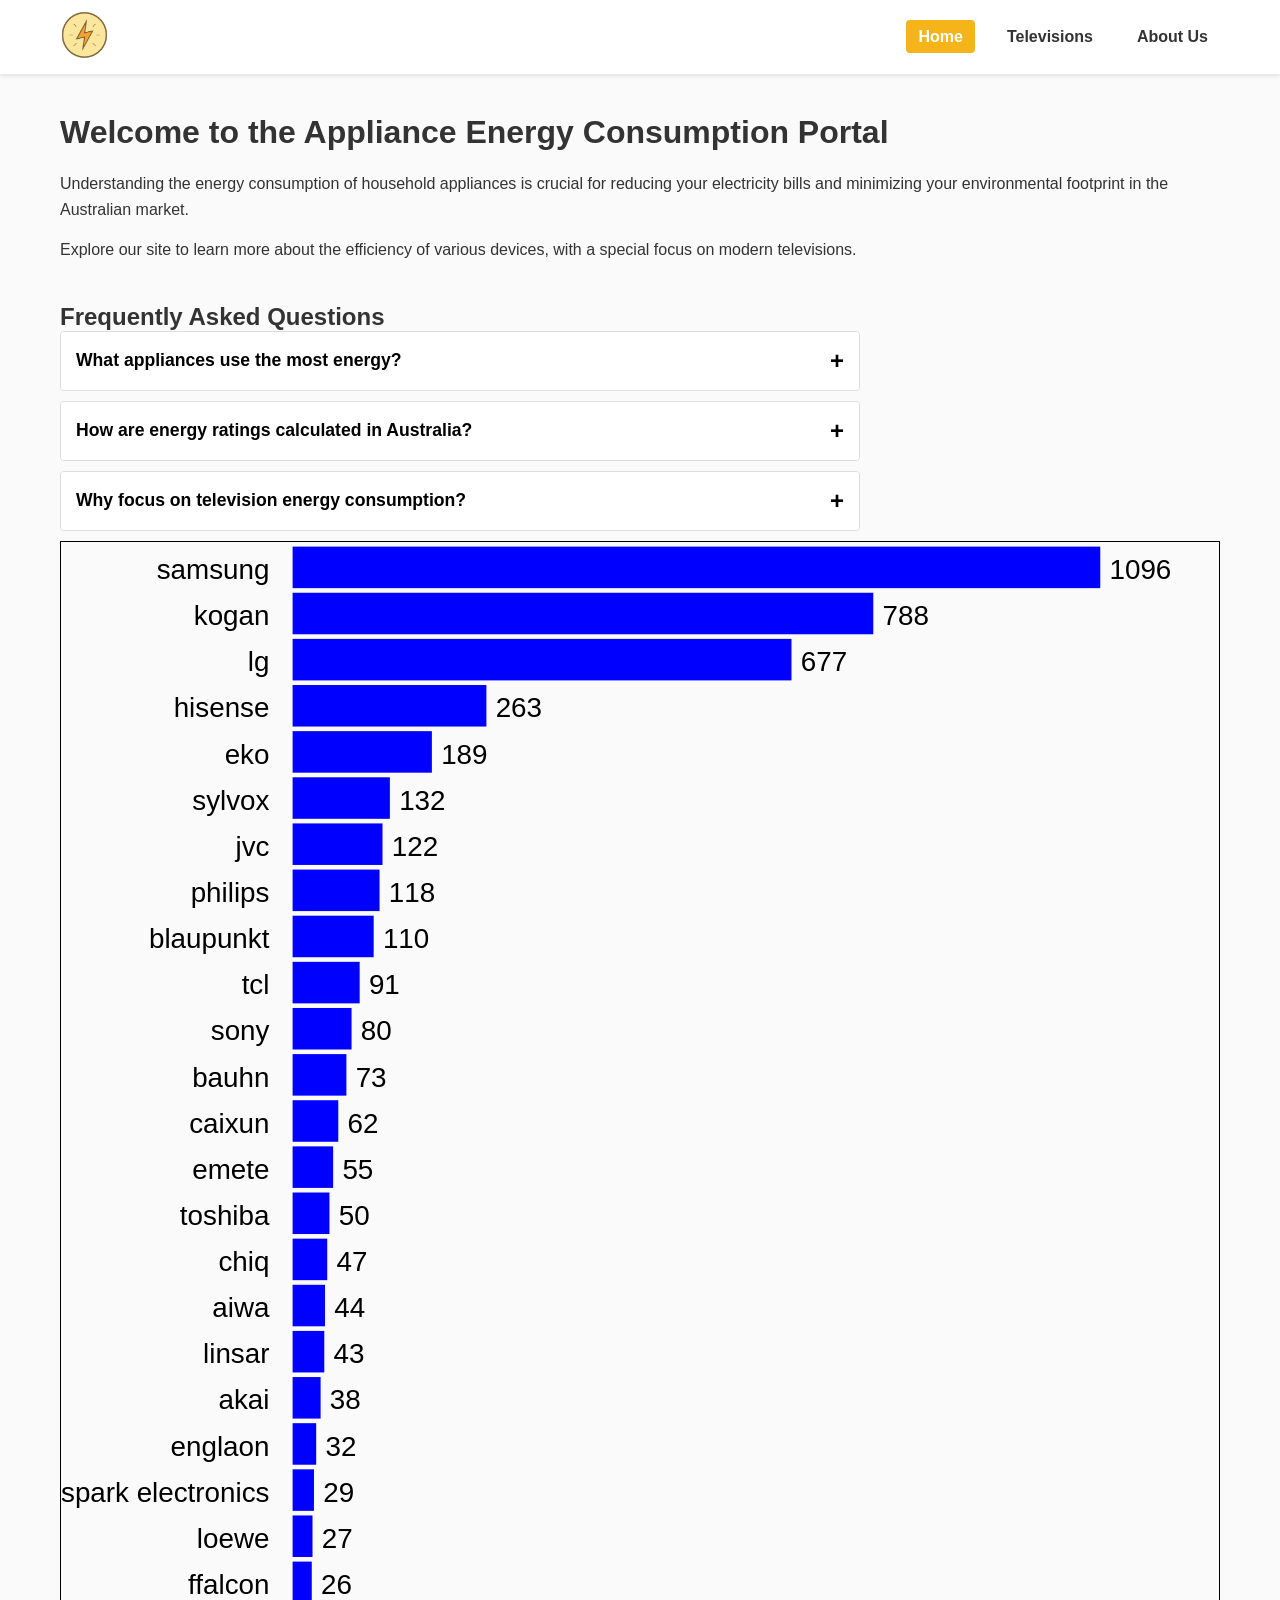
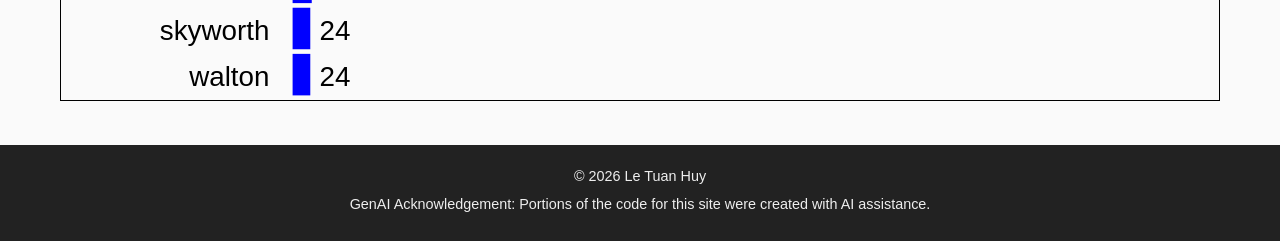
<file: ex-w4/4-2x/index.html>
<!DOCTYPE html>
<html lang="en">
<head>
    <meta charset="UTF-8">
    <meta name="viewport" content="width=device-width, initial-scale=1.0">
    <title>Home - Appliance Energy Consumption</title>
    <!-- Link to our clean external CSS -->
    <link rel="stylesheet" href="assets/css/style.css">
</head>
<body>

    <!-- Consistent Navigation Menu -->
    <header>
        <nav>
            <a href="index.html" class="logo-link">
                <img src="assets/img/PowerIcon.png" alt="Power Logo">
            </a>
            <ul class="nav-links">
                <!-- Active class indicates the current page -->
                <li><a href="index.html" class="active">Home</a></li>
                <li><a href="televisions.html">Televisions</a></li>
                <li><a href="about.html">About Us</a></li>
            </ul>
        </nav>
    </header>

    <!-- Main Content Area -->
    <main>
        <h1>Welcome to the Appliance Energy Consumption Portal</h1>
        <p>Understanding the energy consumption of household appliances is crucial for reducing your electricity bills and minimizing your environmental footprint in the Australian market.</p>
        <p>Explore our site to learn more about the efficiency of various devices, with a special focus on modern televisions.</p>

        <!-- FAQ Section with JavaScript Accordion -->
        <section class="faq-section">
            <h2>Frequently Asked Questions</h2>
            
            <div class="faq-item">
                <button class="faq-question">What appliances use the most energy?</button>
                <div class="faq-answer">
                    <p>Heating and cooling systems, water heaters, and large appliances like refrigerators and dryers typically consume the most household energy.</p>
                </div>
            </div>

            <div class="faq-item">
                <button class="faq-question">How are energy ratings calculated in Australia?</button>
                <div class="faq-answer">
                    <p>The Energy Rating Label provides a star rating (up to 10 stars) and an estimated annual energy consumption. More stars mean better efficiency.</p>
                </div>
            </div>

            <div class="faq-item">
                <button class="faq-question">Why focus on television energy consumption?</button>
                <div class="faq-answer">
                    <p>With screens getting larger and being used more frequently, televisions have become a significant contributor to household energy use. Choosing efficient models makes a noticeable difference.</p>
                </div>
            </div>
        </section>

        <!-- 4.2 -->
        <!-- <div class="ex4-2-step3"></div>
        <svg width="400" height="150" style="border: 1px solid #ccc;"></svg> -->

        <div class="responsive-svg-container"></div>
    </main>

    <!-- Consistent Footer -->
    <footer>
        <p>&copy; 2026 Le Tuan Huy</p>
        <p>GenAI Acknowledgement: Portions of the code for this site were created with AI assistance.</p>
    </footer>

    <!-- Link to our external JS file for the accordion logic -->
    <script src="assets/js/main.js"></script>
    <script src="../../lib/d3.v7.min.js"></script>                                                                                                                                                                             
    <script src="assets/js/d3-script.js"></script>
</body>
</html>
</file>
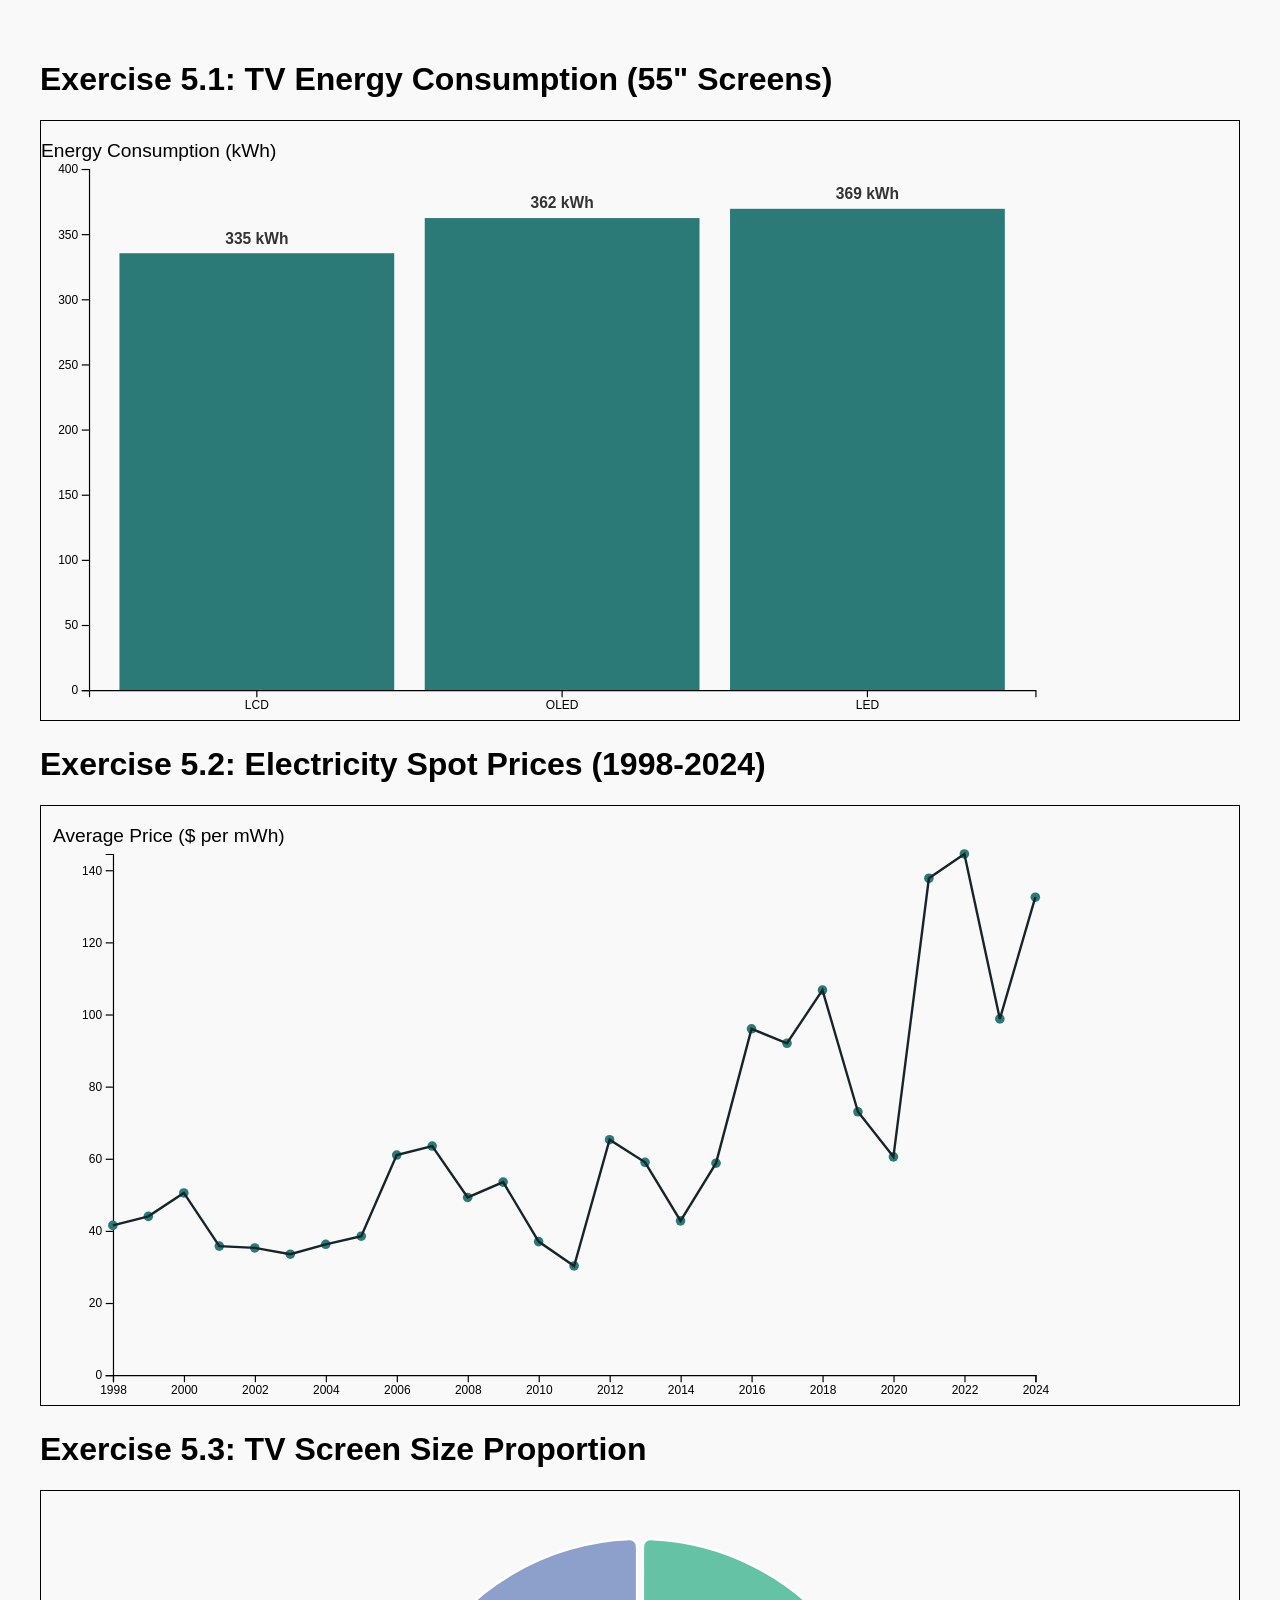
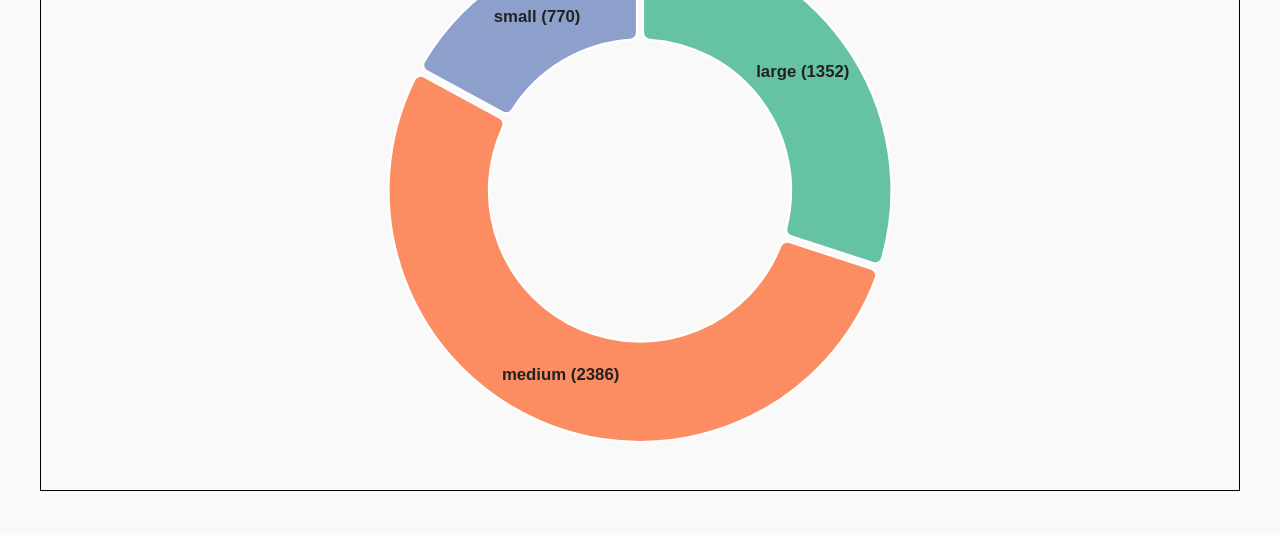
<file: ex-w5/5-1x/index.html>
<!DOCTYPE html>
<html lang="en">
<head>
    <meta charset="UTF-8" />
    <meta name="viewport" content="width=device-width, initial-scale=1.0" />
    <title>Exercise 5</title>
    <link rel="stylesheet" href="assets/css/style.css">
</head>
<body>
    <h1>Exercise 5.1: TV Energy Consumption (55" Screens)</h1>
    <div id="bar-chart"></div>

    <h1>Exercise 5.2: Electricity Spot Prices (1998-2024)</h1>
    <div id="line-chart"></div>

    <h1>Exercise 5.3: TV Screen Size Proportion</h1>
    <div id="donut-chart"></div>

    <script src="../../lib/d3.v7.min.js"></script>
    <script src="assets/js/bar-chart.js"></script>
    <script src="assets/js/line-chart.js"></script>
    <script src="assets/js/donut-chart.js"></script>
</body>
</html>
</file>
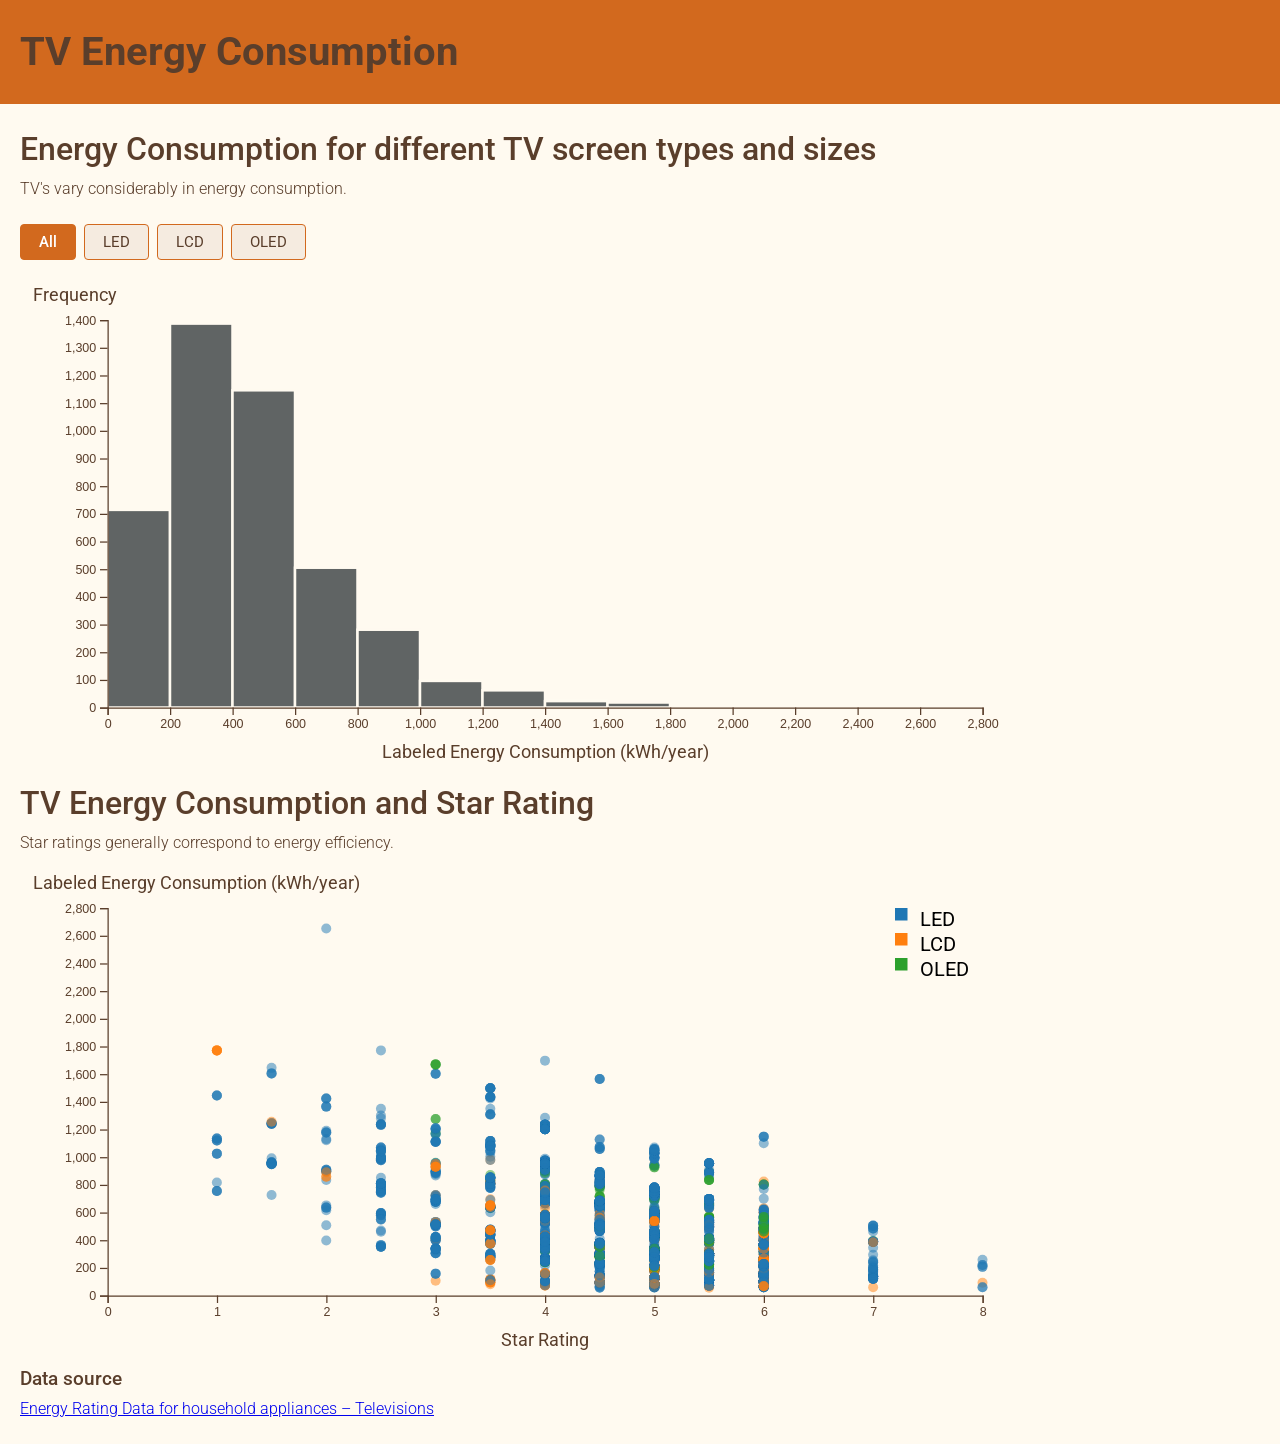
<file: ex-w6/6-1x/index.html>
<!DOCTYPE html>
<html lang="en">
<head>
    <meta charset="UTF-8">
    <meta name="viewport" content="width=device-width, initial-scale=1.0">
    <title>Responsive D3 Chart</title>
    <link rel="stylesheet" href="css/base.css">
    <link rel="stylesheet" href="css/visualisation.css">
</head>
<body>
    <header>
        <h1>TV Energy Consumption</h1>
    </header>
    <main>
        <div>
            <h1>Energy Consumption for different TV screen types and sizes</h1>
            <p>TV's vary considerably in energy consumption.</p>
        </div>

        <!-- Filter buttons -->
        <div id="filters_screen"></div>

        <!-- div for chart -->
        <div id="histogram" class="responsive-svg-container"></div>

        <div>
            <h1>TV Energy Consumption and Star Rating</h1>
            <p>Star ratings generally correspond to energy efficiency.</p>
        </div>

        <!-- Scatterplot container -->
        <div id="scatterplot" class="responsive-svg-container"></div>

        <div class="body">
            <h3>Data source</h3>
            <p>
                <a href="https://data.gov.au/data/dataset/energy-rating-for-household-appliances" target="_blank" rel="noopener noreferrer">
                    Energy Rating Data for household appliances – Televisions
                </a><br>
            </p>
        </div>
    </main>

    <!-- D3 Library (CDN with local fallback) -->
    <script src="https://d3js.org/d3.v7.min.js"></script>
    <script>window.d3 || document.write('<script src="../../lib/d3.v7.min.js"><\/script>')</script>

    <script src="js/shared-constants.js"></script>
    <script src="js/interactions.js"></script>
    <script src="js/histogram.js"></script>
    <script src="js/scatterplot.js"></script>
    <script src="js/load-data.js"></script>
</body>
</html>
</file>
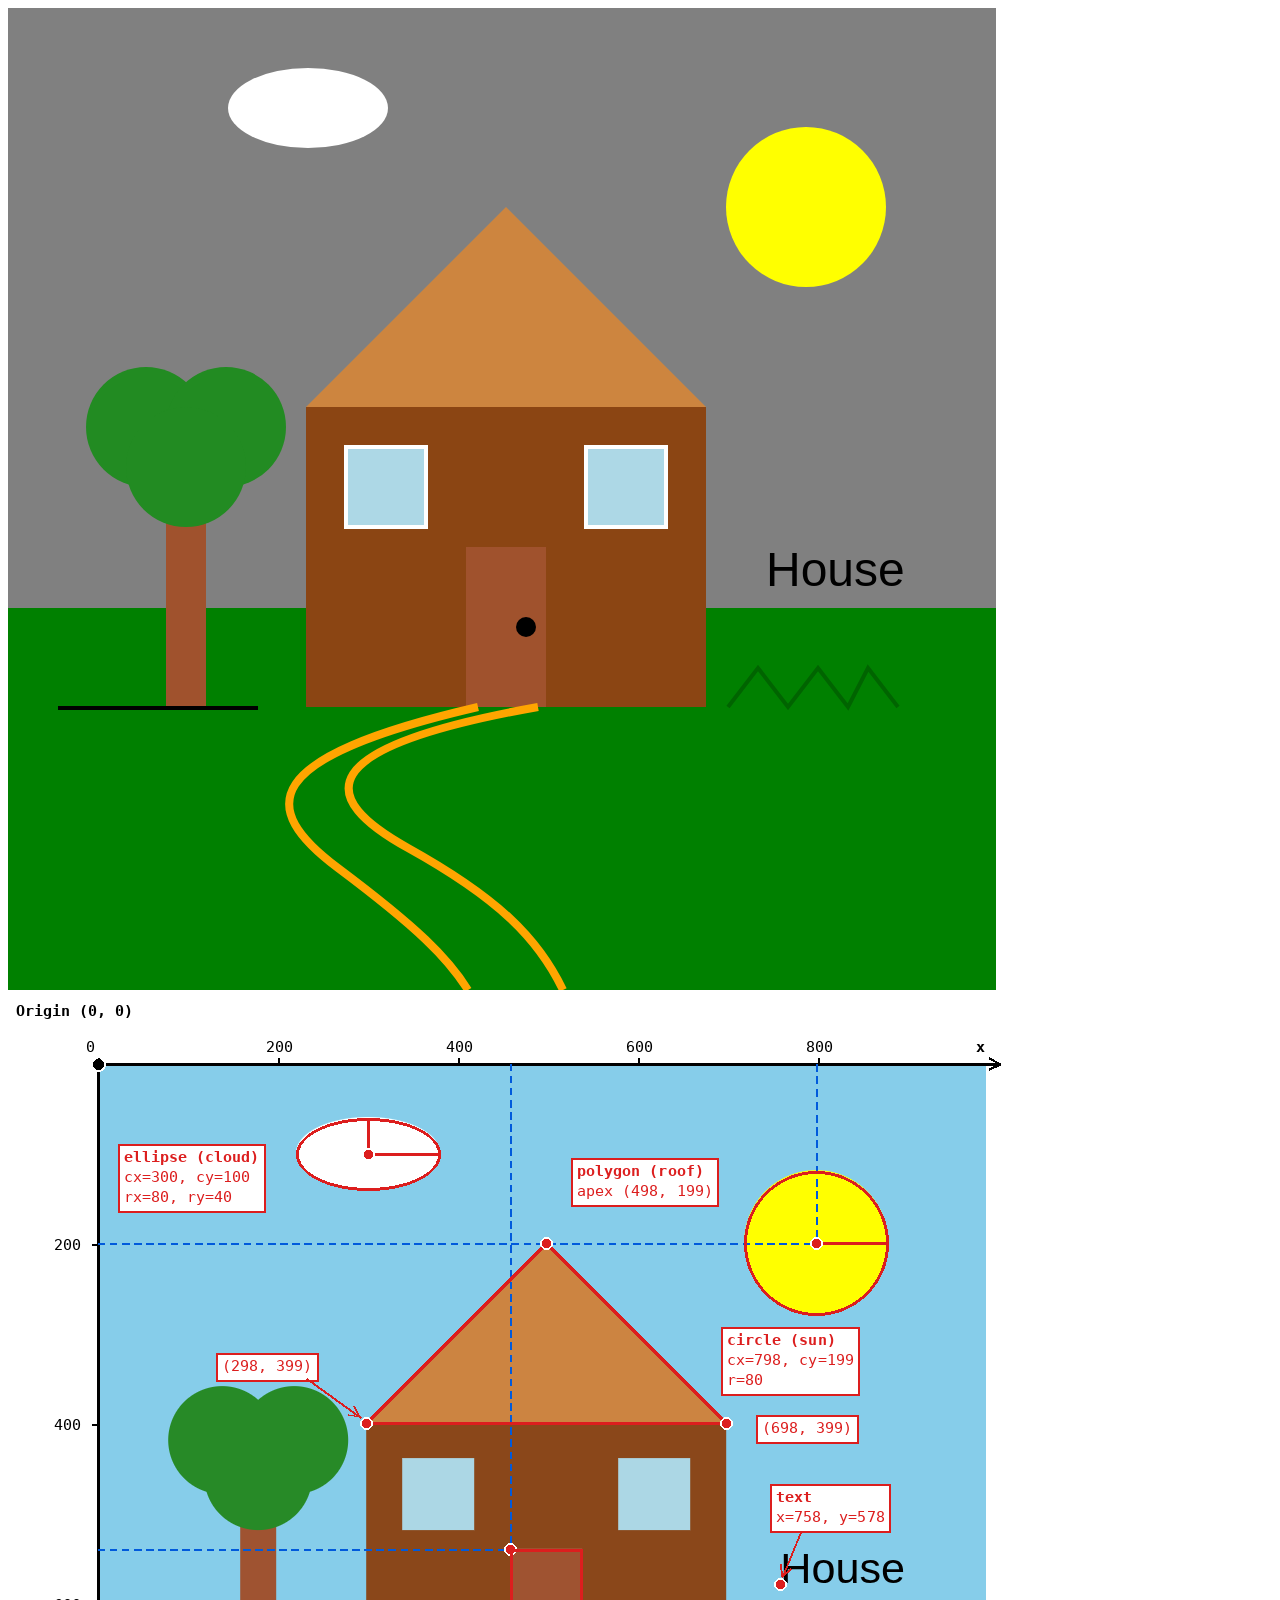
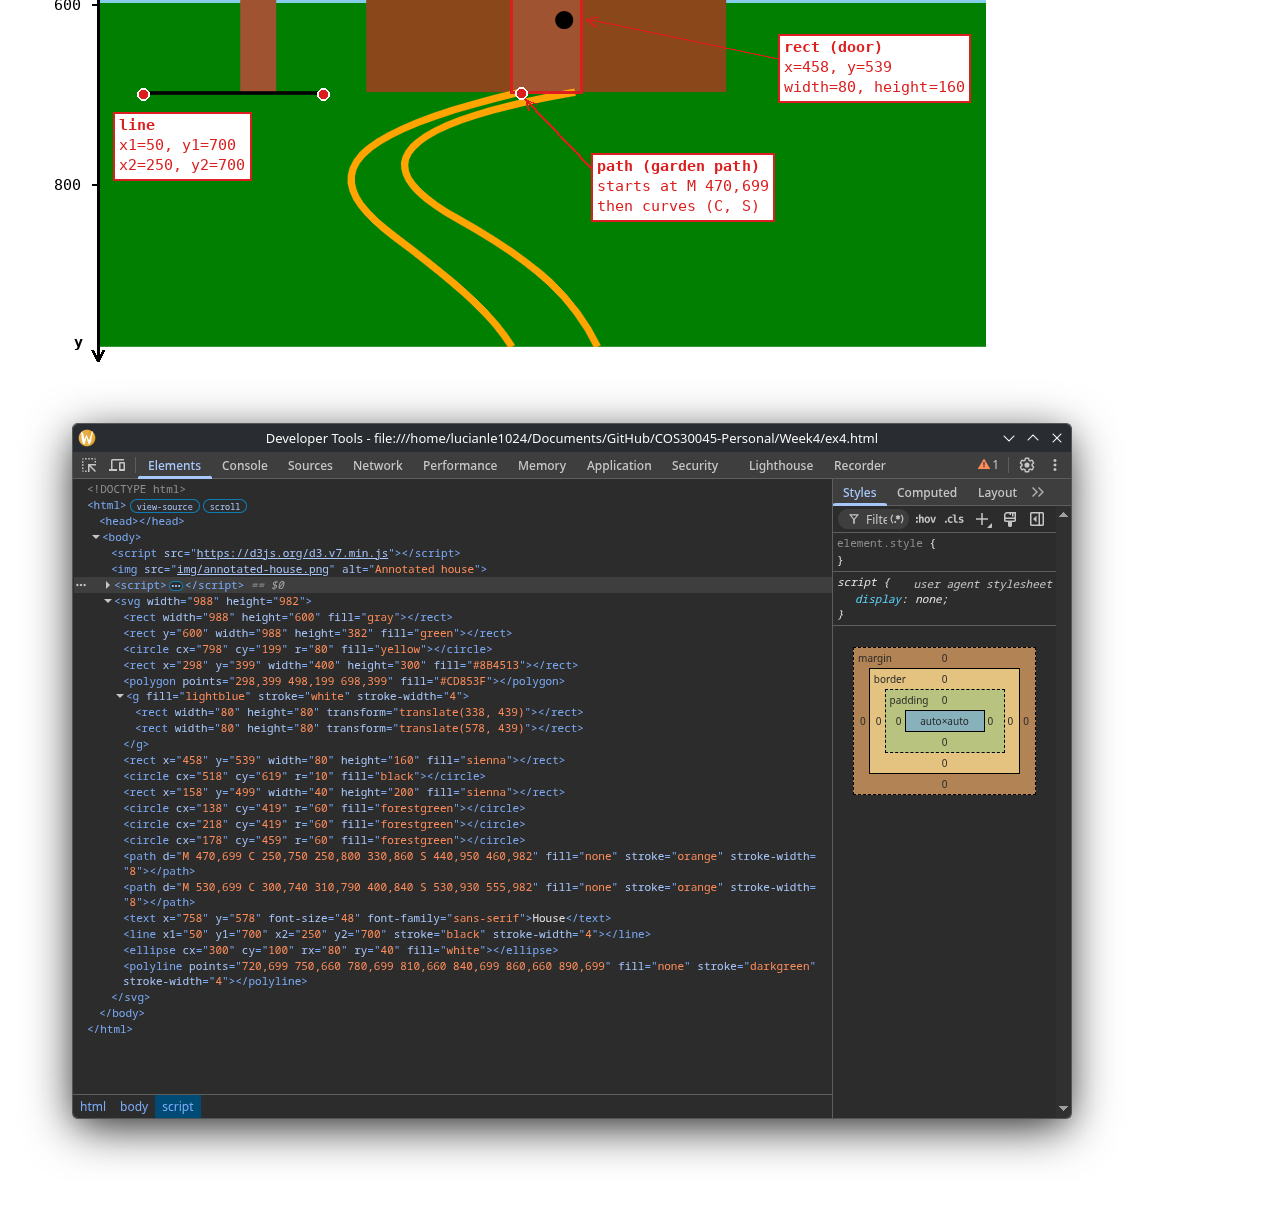
<file: ex-w4/4-1/4-1.html>
<!DOCTYPE html>
<html>
<body>
  <!-- <script src="https://d3js.org/d3.v7.min.js"></script> -->
  <script src="../../lib/d3.v7.min.js"></script>
  <script>
    // Create the canvas
    const svg = d3.select("body")
      .append("svg")
      .attr("width", 988)
      .attr("height", 982);

    // Sky
    svg.append("rect")
      .attr("width", 988).attr("height", 600)
      .attr("fill", "gray");

    // Grass
    svg.append("rect")
      .attr("y", 600)
      .attr("width", 988).attr("height", 382)
      .attr("fill", "green");

    // Sun
    svg.append("circle")
      .attr("cx", 798).attr("cy", 199).attr("r", 80)
      .attr("fill", "yellow");

    // House body
    svg.append("rect")
      .attr("x", 298).attr("y", 399)
      .attr("width", 400).attr("height", 300)
      .attr("fill", "#8B4513");

    // Roof (triangle)
    svg.append("polygon")
      .attr("points", "298,399 498,199 698,399")
      .attr("fill", "#CD853F");

    // Windows
    const windows = svg.append("g")
      .attr("fill", "lightblue")
      .attr("stroke", "white")
      .attr("stroke-width", 4);

    // Left window
    windows.append("rect")
      .attr("width", 80).attr("height", 80)
      .attr("transform", "translate(338, 439)");

    // Right window
    windows.append("rect")
      .attr("width", 80).attr("height", 80)
      .attr("transform", "translate(578, 439)");

    
    // Door
    svg.append("rect")
      .attr("x", 458).attr("y", 539)
      .attr("width", 80).attr("height", 160)
      .attr("fill", "sienna");

    // Door knob
    svg.append("circle")
      .attr("cx", 518).attr("cy", 619).attr("r", 10)
      .attr("fill", "black");

    // Tree trunk
    svg.append("rect")
      .attr("x", 158).attr("y", 499)
      .attr("width", 40).attr("height", 200)
      .attr("fill", "sienna");

    // Tree leaves (three overlapping circles)
    svg.append("circle").attr("cx", 138).attr("cy", 419).attr("r", 60).attr("fill", "forestgreen");
    svg.append("circle").attr("cx", 218).attr("cy", 419).attr("r", 60).attr("fill", "forestgreen");
    svg.append("circle").attr("cx", 178).attr("cy", 459).attr("r", 60).attr("fill", "forestgreen");

    // Winding path (two orange curved lines)
    svg.append("path")
      .attr("d", "M 470,699 C 250,750 250,800 330,860 S 440,950 460,982")
      .attr("fill", "none")
      .attr("stroke", "orange")
      .attr("stroke-width", 8);

    svg.append("path")
      .attr("d", "M 530,699 C 300,740 310,790 400,840 S 530,930 555,982")
      .attr("fill", "none")
      .attr("stroke", "orange")
      .attr("stroke-width", 8);

    // Label
    svg.append("text")
      .attr("x", 758).attr("y", 578)
      .attr("font-size", 48)
      .attr("font-family", "sans-serif")
      .text("House");

    // A line
    svg.append("line")
      .attr("x1", 50).attr("y1", 700)
      .attr("x2", 250).attr("y2", 700)
      .attr("stroke", "black").attr("stroke-width", 4);

    // Cloud
    svg.append("ellipse")
      .attr("cx", 300).attr("cy", 100)
      .attr("rx", 80).attr("ry", 40)
      .attr("fill", "white");

    // Grass
    svg.append("polyline")
      .attr("points", "720,699 750,660 780,699 810,660 840,699 860,660 890,699")
      .attr("fill", "none")
      .attr("stroke", "darkgreen")
      .attr("stroke-width", 4);
  </script>
  <img src="img/annotated-house.png" alt="Annotated house">
  <img src="img/dom.png" alt="DOM">
</body>
</html>
</file>
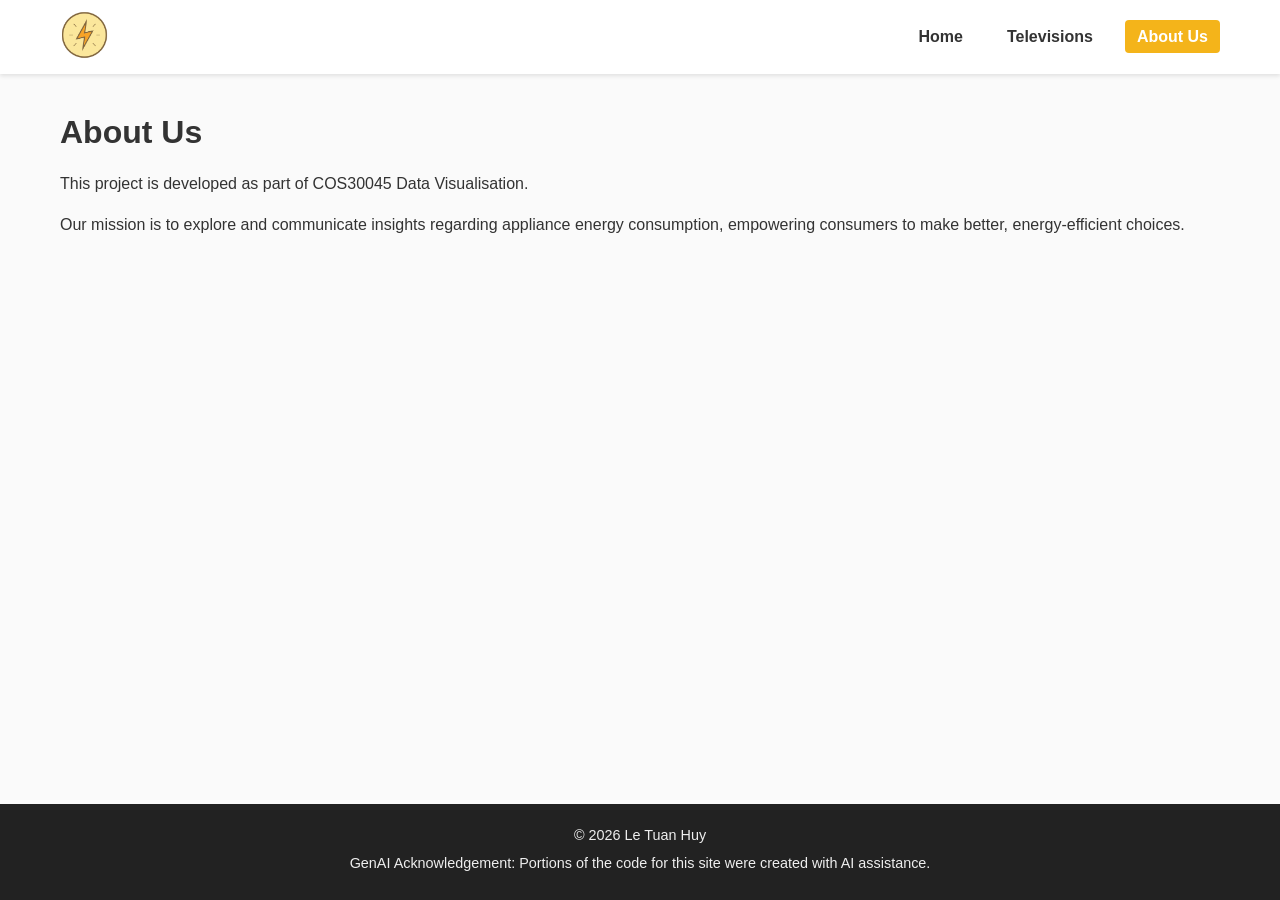
<file: ex-w4/4-2x/about.html>
<!DOCTYPE html>
<html lang="en">
<head>
    <meta charset="UTF-8">
    <meta name="viewport" content="width=device-width, initial-scale=1.0">
    <title>About Us - Appliance Energy Consumption</title>
    <link rel="stylesheet" href="assets/css/style.css">
</head>
<body>

    <!-- Consistent Navigation Menu -->
    <header>
        <nav>
            <a href="index.html" class="logo-link">
                <img src="assets/img/PowerIcon.png" alt="Power Logo">
            </a>
            <ul class="nav-links">
                <li><a href="index.html">Home</a></li>
                <li><a href="televisions.html">Televisions</a></li>
                <!-- Active class indicates the current page -->
                <li><a href="about.html" class="active">About Us</a></li>
            </ul>
        </nav>
    </header>

    <!-- Main Content Area -->
    <main>
        <h1>About Us</h1>
        <p>This project is developed as part of COS30045 Data Visualisation.</p>
        <p>Our mission is to explore and communicate insights regarding appliance energy consumption, empowering consumers to make better, energy-efficient choices.</p>
    </main>

    <!-- Consistent Footer -->
    <footer>
        <p>&copy; 2026 Le Tuan Huy</p>
        <p>GenAI Acknowledgement: Portions of the code for this site were created with AI assistance.</p>
    </footer>

</body>
</html>
</file>
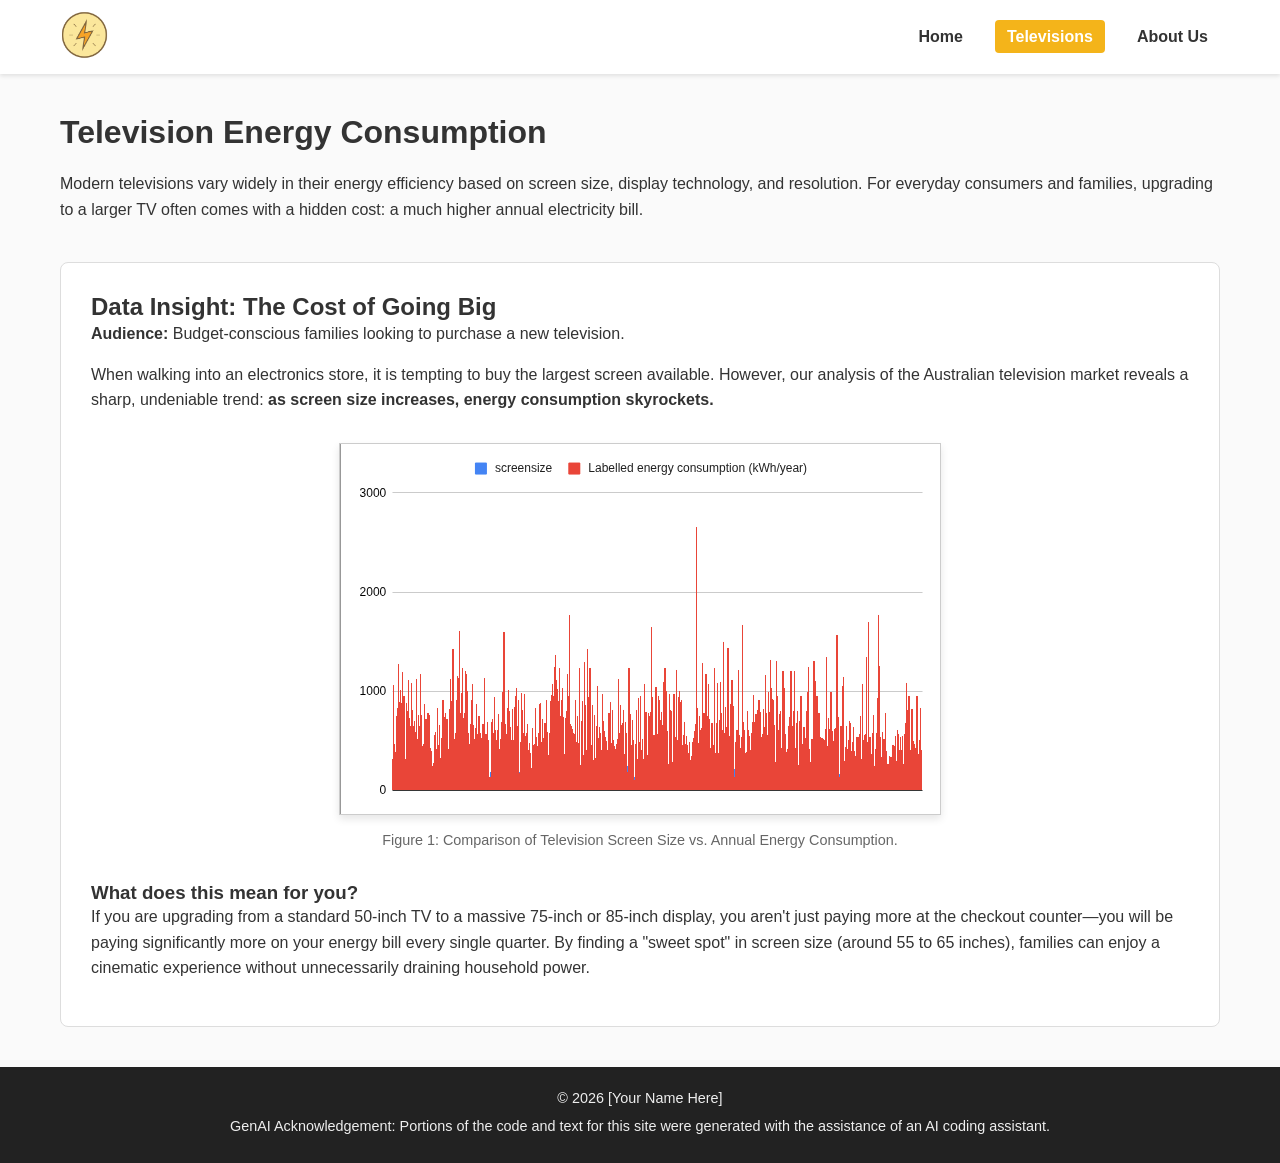
<file: ex-w4/4-2x/televisions.html>
<!DOCTYPE html>
<html lang="en">
<head>
    <meta charset="UTF-8">
    <meta name="viewport" content="width=device-width, initial-scale=1.0">
    <title>Televisions - Appliance Energy Consumption</title>
    <link rel="stylesheet" href="assets/css/style.css">
</head>
<body>

    <!-- Consistent Navigation Menu -->
    <header>
        <nav>
            <a href="index.html" class="logo-link">
                <img src="assets/img/PowerIcon.png" alt="Power Logo">
            </a>
            <ul class="nav-links">
                <li><a href="index.html">Home</a></li>
                <!-- Active class indicates the current page -->
                <li><a href="televisions.html" class="active">Televisions</a></li>
                <li><a href="about.html">About Us</a></li>
            </ul>
        </nav>
    </header>

    <!-- Main Content Area -->
    <main>
        <h1>Television Energy Consumption</h1>
        <p>Modern televisions vary widely in their energy efficiency based on screen size, display technology, and resolution. For everyday consumers and families, upgrading to a larger TV often comes with a hidden cost: a much higher annual electricity bill.</p>
        
        <!-- Exercise 3 Data Story Section -->
        <section id="data-story" style="margin-top: 40px; padding: 30px; background-color: #fff; border: 1px solid #ddd; border-radius: 8px;">
            <h2>Data Insight: The Cost of Going Big</h2>
            <p><strong>Audience:</strong> Budget-conscious families looking to purchase a new television.</p>
            
            <p>When walking into an electronics store, it is tempting to buy the largest screen available. However, our analysis of the Australian television market reveals a sharp, undeniable trend: <strong>as screen size increases, energy consumption skyrockets.</strong></p>

            <!-- Placeholder for the user's chart -->
            <div style="text-align: center; margin: 30px 0;">
                <!-- IMPORTANT: Make sure you save your Excel/KNIME chart as tv-chart.png in the assets/img folder! -->
                <img src="assets/img/tv-chart.png" alt="Chart showing the correlation between TV Screen Size and Energy Consumption" style="max-width: 100%; height: auto; border: 1px solid #ccc; box-shadow: 0 4px 8px rgba(0,0,0,0.1);">
                <p style="font-size: 0.9em; color: #666; margin-top: 10px;">Figure 1: Comparison of Television Screen Size vs. Annual Energy Consumption.</p>
            </div>

            <h3>What does this mean for you?</h3>
            <p>If you are upgrading from a standard 50-inch TV to a massive 75-inch or 85-inch display, you aren't just paying more at the checkout counter—you will be paying significantly more on your energy bill every single quarter. By finding a "sweet spot" in screen size (around 55 to 65 inches), families can enjoy a cinematic experience without unnecessarily draining household power.</p>
        </section>
    </main>

    <!-- Consistent Footer -->
    <footer>
        <p>&copy; 2026 [Your Name Here]</p>
        <p>GenAI Acknowledgement: Portions of the code and text for this site were generated with the assistance of an AI coding assistant.</p>
    </footer>

</body>
</html>
</file>
<file: ex-w4/4-2x/assets/css/style.css>
:root {
  --primary-color: #F4B41A;
  --text-color: #333333;
  --bg-color: #FAFAFA;
  --nav-bg: #FFFFFF;
  --footer-bg: #222222;
  --footer-text: #EEEEEE;
}

/* Global Reset & Typography */
* {
  margin: 0;
  padding: 0;
  box-sizing: border-box;
}

body {
  font-family: Arial, sans-serif;
  color: var(--text-color);
  background-color: var(--bg-color);
  display: flex;
  flex-direction: column;
  min-height: 100vh; /* Keeps footer at bottom */
}

/* Navigation Menu */
header {
  background-color: var(--nav-bg);
  box-shadow: 0 2px 4px rgba(0,0,0,0.1);
  position: sticky;
  top: 0;
  z-index: 1000;
}

nav {
  display: flex;
  align-items: center;
  max-width: 1200px;
  margin: 0 auto;
  padding: 10px 20px;
}

.logo-link {
  margin-right: auto;
}

.logo-link img {
  height: 50px;
  width: auto;
}

.nav-links {
  list-style: none;
  display: flex;
  gap: 20px;
}

.nav-links a {
  text-decoration: none;
  color: var(--text-color);
  font-weight: bold;
  padding: 8px 12px;
  border-radius: 4px;
  transition: background-color 0.3s, color 0.3s;
}

/* Hover Effect */
.nav-links a:hover {
  background-color: var(--primary-color);
  color: #fff;
}

/* Active Page Indicator */
.nav-links a.active {
  background-color: var(--primary-color);
  color: #fff;
}

/* Main Content Area */
main {
  flex: 1;
  max-width: 1200px;
  margin: 40px auto;
  padding: 0 20px;
  width: 100%;
}

h1 {
  margin-bottom: 20px;
}

p {
  line-height: 1.6;
  margin-bottom: 15px;
}

/* FAQ Accordion Styling */
.faq-section {
  margin-top: 40px;
  max-width: 800px;
}

.faq-item {
  border: 1px solid #ddd;
  margin-bottom: 10px;
  border-radius: 4px;
  overflow: hidden;
}

.faq-question {
  width: 100%;
  text-align: left;
  background-color: #fff;
  padding: 15px;
  font-size: 1.1rem;
  font-weight: bold;
  cursor: pointer;
  border: none;
  display: flex;
  justify-content: space-between;
  align-items: center;
  transition: background-color 0.3s;
}

.faq-question:hover {
  background-color: #f1f1f1;
}

/* The +/- indicator */
.faq-question::after {
  content: '+';
  font-size: 1.5rem;
}

.faq-question.open::after {
  content: '-';
}

/* Hidden by default */
.faq-answer {
  max-height: 0;
  overflow: hidden;
  transition: max-height 0.3s ease-out, padding 0.3s ease-out;
  background-color: #fff;
  padding: 0 15px;
}

.faq-answer p {
  margin: 15px 0;
}

/* Footer Styling */
footer {
  background-color: var(--footer-bg);
  color: var(--footer-text);
  text-align: center;
  padding: 20px;
  margin-top: auto;
}

footer p {
  margin-bottom: 5px;
  font-size: 0.9rem;
}

.responsive-svg-container {
  margin-right: auto;
  margin-left: auto;
  width: 100%;
  max-width: 1200px;
}
</file>
<file: ex-w5/5-1x/assets/css/style.css>
body { 
    font-family: sans-serif; 
    padding: 2rem; 
    background: #f9f9f9; 
}
.bar { 
    fill: #2b7a78; 
    transition: fill 0.2s; 
}
.bar:hover { 
    fill: #17252a; 
}
.value-label { 
    font-size: 13px; 
    font-weight: bold; 
    fill: #333; 
    text-anchor: middle; 
}          
.axis-label { 
    font-size: 14px; 
    font-weight: bold; 
    fill: #444;     
}
</file>
<file: ex-w6/6-1x/css/base.css>
/* Import Google Font */
@import url('https://fonts.googleapis.com/css2?family=Roboto:wght@300;400;500;700&display=swap');

/* General Reset */
* {
    margin: 0;
    padding: 0;
    box-sizing: border-box;
}

body {
    font-family: 'Roboto', sans-serif;
    line-height: 1.6;
    background-color: #fffaf0;
    color: #5a3e2b;       
    margin: 0;
    padding: 0;
}

/* Header/Banner */
header {
    background-color: #d2691e;
    color: #ffffff;          
    text-align: left;
    padding: 20px 0;
    padding-left: 20px;
}

header h1 {
    font-size: 2.5rem;
    font-weight: 700;          
}

/* Main Content */
main {
    padding: 20px;
}

h1, h2, h3 {
    color: #5a3e2b;            
    font-weight: 500;          
}

p {
    color: #5a3e2b;           
    font-size: 1rem;
    line-height: 1.8;
    font-weight: 300;          
}

footer {
    padding: 20px;
    font-size: 0.9rem;
    color: #8c7b70;
}
</file>
<file: ex-w6/6-1x/css/visualisation.css>
.responsive-svg-container {
    width: 100%;
    max-width: 1000px;
}

@media screen and (max-width: 596px) {
    .responsive-svg-container {
        margin-bottom: 20px;
    }
}

.axis-label {
    font-family: 'Roboto', sans-serif;
    font-size: 14px;
    fill: #5a3e2b;
}

/* Filter buttons */
#filters_screen {
    margin: 20px 0 10px 0;
    display: flex;
    gap: 8px;
    flex-wrap: wrap;
}

.filter {
    background-color: #f5ebe0;
    color: #5a3e2b;
    border: 1px solid #d2691e;
    padding: 8px 18px;
    font-size: 0.95rem;
    font-family: 'Roboto', sans-serif;
    border-radius: 4px;
    cursor: pointer;
    transition: background-color 0.2s ease, color 0.2s ease;
}

.filter:hover {
    background-color: #ebd7c1;
}

.filter.active {
    background-color: #d2691e;
    color: #ffffff;
    font-weight: 500;
}
</file>
